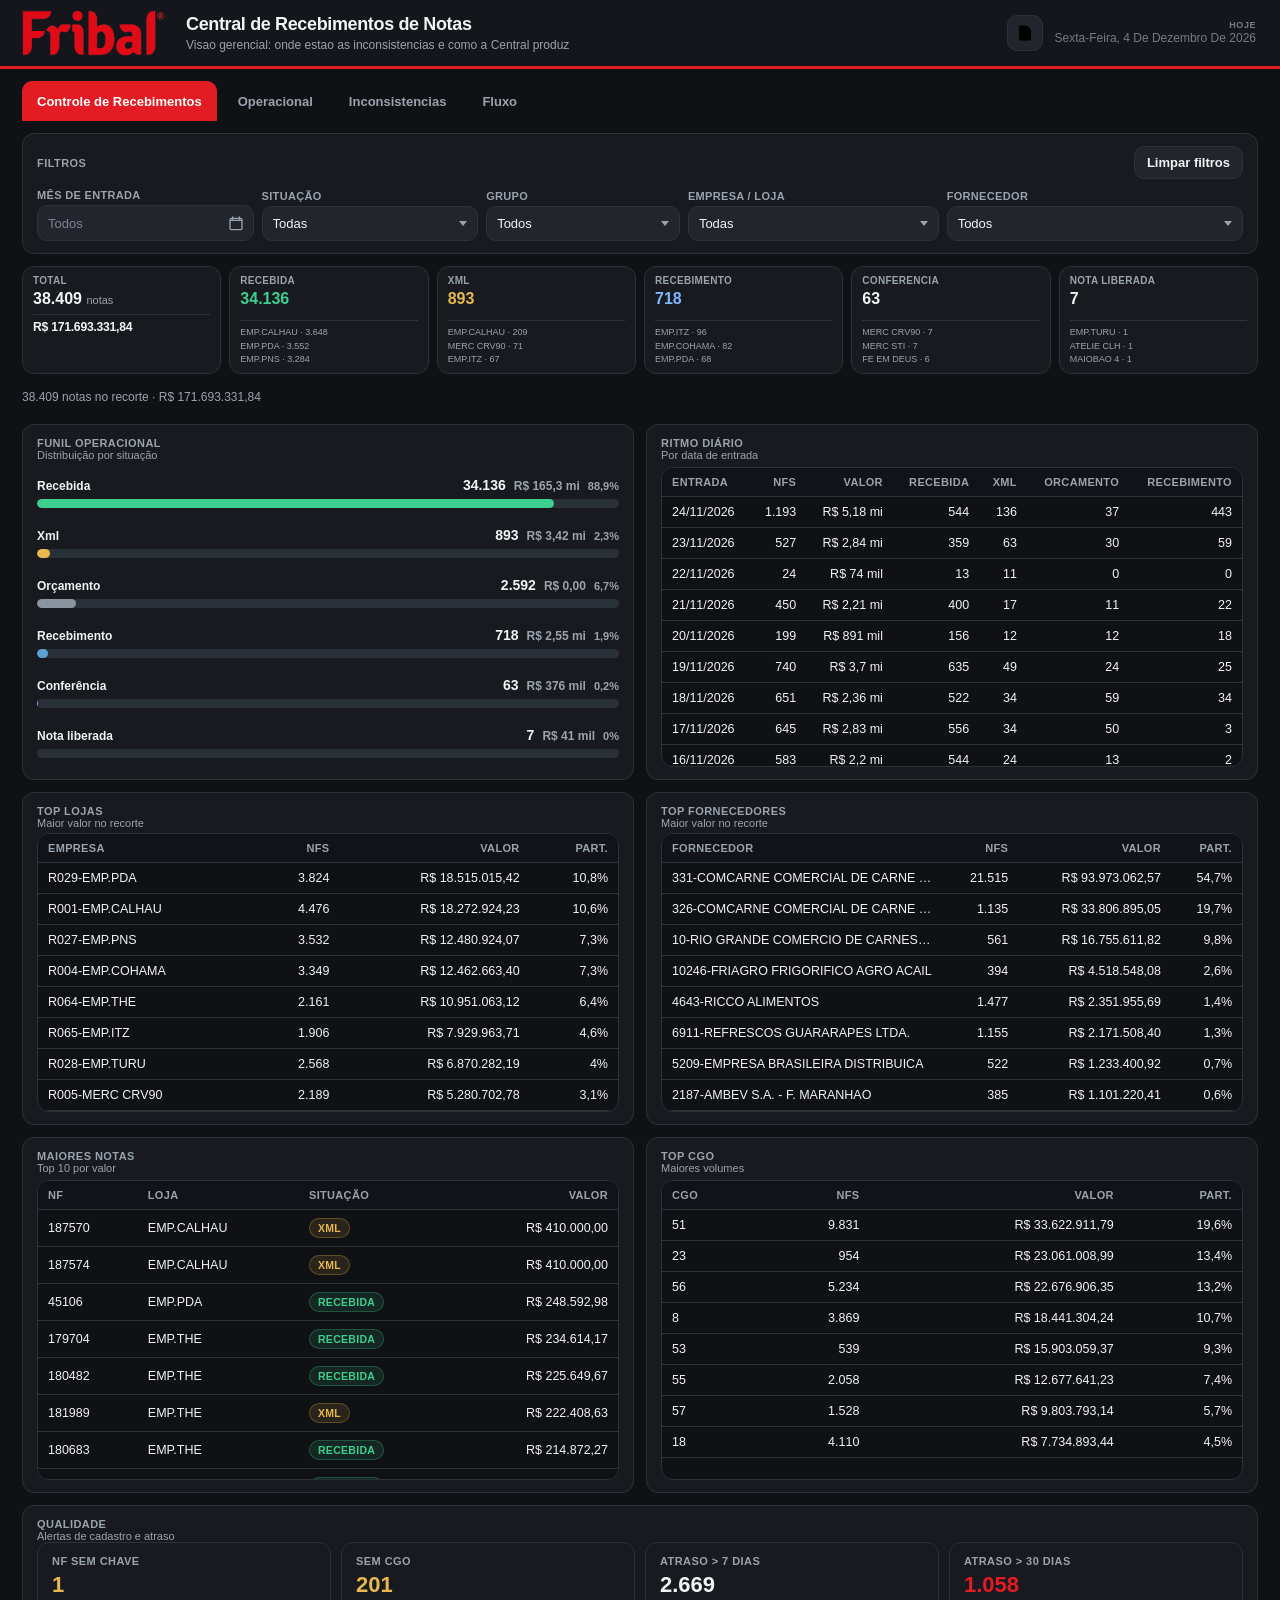
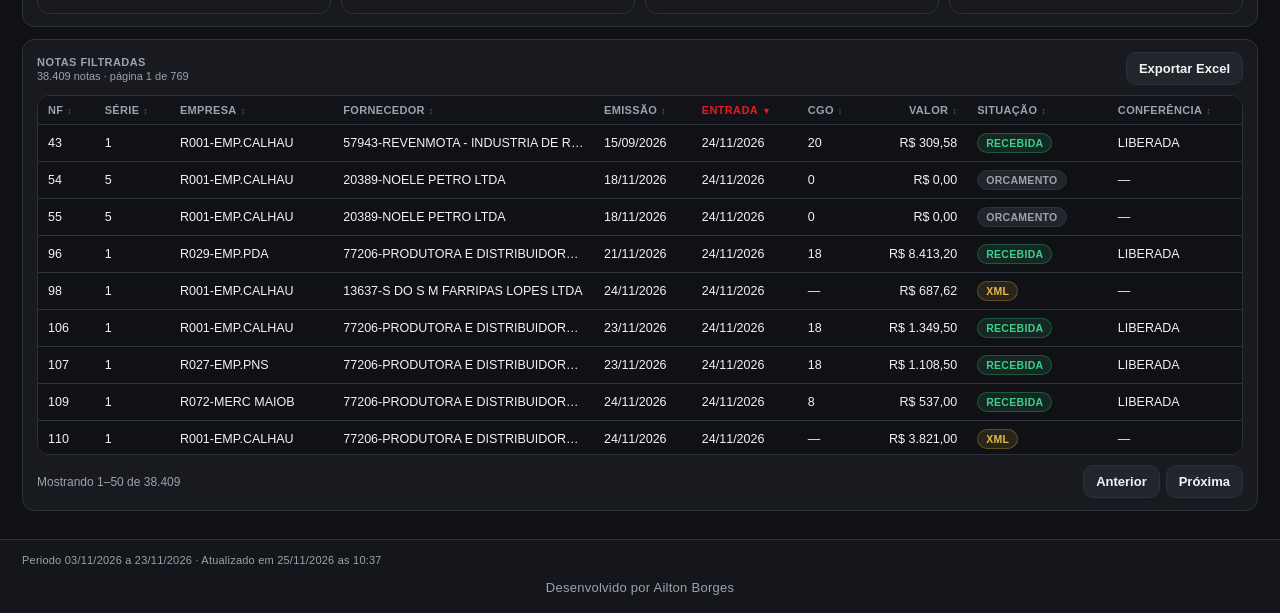
<file: index.html>
<!DOCTYPE html>
<html lang="pt-BR">
<head>
  <meta charset="utf-8" />
  <meta name="viewport" content="width=device-width, initial-scale=1, viewport-fit=cover" />
  <title>Fribal | Central de Recebimentos de Notas</title>
  <link rel="stylesheet" href="styles.css" />
  <link rel="stylesheet" href="recebimentos.css" />
</head>
<body class="tab-receb">
  <svg class="fluxo-sprite" aria-hidden="true" fill="none" stroke="currentColor" stroke-width="1.8" stroke-linecap="round" stroke-linejoin="round">
    <symbol id="i-play" viewBox="0 0 24 24"><circle cx="12" cy="12" r="9"/><path d="M10 8.5v7l6-3.5z" fill="currentColor" stroke="none"/></symbol>
    <symbol id="i-xml" viewBox="0 0 24 24"><path d="M14 2H6a2 2 0 0 0-2 2v16a2 2 0 0 0 2 2h12a2 2 0 0 0 2-2V8z"/><path d="M14 2v6h6"/><path d="M8 13h8M8 17h5"/></symbol>
    <symbol id="i-inbox" viewBox="0 0 24 24"><path d="M22 12h-6l-2 3H10l-2-3H2"/><path d="M5.45 5.11 2 12v6a2 2 0 0 0 2 2h16a2 2 0 0 0 2-2v-6l-3.45-6.89A2 2 0 0 0 16.76 4H7.24a2 2 0 0 0-1.79 1.11z"/></symbol>
    <symbol id="i-alert" viewBox="0 0 24 24"><path d="M12 2 2 20h20L12 2z"/><path d="M12 9v5M12 17h.01"/></symbol>
    <symbol id="i-scan" viewBox="0 0 24 24"><path d="M3 7V5a2 2 0 0 1 2-2h2M17 3h2a2 2 0 0 1 2 2v2M21 17v2a2 2 0 0 1-2 2h-2M7 21H5a2 2 0 0 1-2-2v-2"/><path d="M7 12h10"/><path d="M12 8v8"/></symbol>
    <symbol id="i-tag" viewBox="0 0 24 24"><path d="M12 2H3v9l9.7 9.7a2 2 0 0 0 2.8 0l6.2-6.2a2 2 0 0 0 0-2.8L12 2z"/><circle cx="7.5" cy="7.5" r="1.5" fill="currentColor" stroke="none"/></symbol>
    <symbol id="i-cost" viewBox="0 0 24 24"><path d="M12 1v22"/><path d="M17 5H9.5a3.5 3.5 0 0 0 0 7h5a3.5 3.5 0 0 1 0 7H6"/></symbol>
    <symbol id="i-tax" viewBox="0 0 24 24"><path d="M4 7V4h16v3"/><path d="M9 20h6"/><path d="M12 4v16"/><path d="M4 11h16"/></symbol>
    <symbol id="i-check" viewBox="0 0 24 24"><path d="M22 11.08V12a10 10 0 1 1-5.93-9.14"/><path d="M22 4 12 14.01l-3-3"/></symbol>
    <symbol id="i-truck" viewBox="0 0 24 24"><path d="M14 18V6a2 2 0 0 0-2-2H4a2 2 0 0 0-2 2v11h2"/><path d="M15 18h4l3-5V9h-7v9z"/><circle cx="7.5" cy="18.5" r="2.5"/><circle cx="17.5" cy="18.5" r="2.5"/></symbol>
    <symbol id="i-undo" viewBox="0 0 24 24"><path d="M3 9h13a5 5 0 0 1 0 10H9"/><path d="M7 5 3 9l4 4"/></symbol>
    <symbol id="i-store" viewBox="0 0 24 24"><path d="M3 9 5 3h14l2 6"/><path d="M3 9v11h18V9"/><path d="M9 22V12h6v10"/></symbol>
    <symbol id="i-bank" viewBox="0 0 24 24"><path d="M3 21h18"/><path d="M3 10h18"/><path d="M5 6l7-4 7 4"/><path d="M4 10v11M8 10v11M12 10v11M16 10v11M20 10v11"/></symbol>
    <symbol id="i-flag" viewBox="0 0 24 24"><path d="M4 22V4"/><path d="M4 4s2-1 6 1 8-2 8-2v10s-4 3-8 1-6 2-6 2z"/></symbol>
    <symbol id="i-sheet" viewBox="0 0 24 24"><path d="M14 2H6a2 2 0 0 0-2 2v16a2 2 0 0 0 2 2h12a2 2 0 0 0 2-2V8z"/><path d="M14 2v6h6"/><path d="M8 13h8M8 17h8M8 9h2"/></symbol>
  </svg>
  <header class="topbar">
    <div class="brand">
      <button class="logo-wrap" type="button" id="btn-home" title="Voltar para Produtividade">
        <img class="logo" src="fribal-logo.png" alt="Fribal" />
      </button>
      <div class="brand-copy">
        <h1>Central de Recebimentos de Notas</h1>
        <p>Visao gerencial: onde estao as inconsistencias e como a Central produz</p>
      </div>
      <div class="brand-actions">
        <a class="sheets-link" href="https://docs.google.com/spreadsheets/d/13R78aXOg1EveB5bdp1Mf9kzS7Kz0Wy-F6XvKM7ao9wM/edit?gid=0#gid=0" target="_blank" rel="noopener noreferrer" title="Abrir planilha da Central de Recebimento">
          <svg class="sheets-ico" aria-hidden="true"><use href="#i-sheet"></use></svg>
          <span class="sr-only">Abrir planilha da Central de Recebimento</span>
        </a>
        <div class="today-chip" title="Data de hoje">
          <small>Hoje</small>
          <strong id="todayDate"></strong>
        </div>
      </div>
    </div>
  </header>

  <nav class="tabs">
    <button class="tab active" data-tab="receb">Controle de Recebimentos</button>
    <button class="tab" data-tab="ops">Operacional</button>
    <button class="tab" data-tab="inc">Inconsistencias</button>
    <button class="tab" data-tab="fluxo">Fluxo</button>
  </nav>

  <main class="wrap">
    <div class="filters hidden" id="filters">
      <div id="f-data" hidden></div>
      <div id="f-segmento"></div>
      <div id="f-loja"></div>
      <div id="f-forn"></div>
      <div id="f-tipo"></div>
      <button class="ghost" id="btn-csv" type="button" title="Base tratada da juncao dos arquivos da pasta Bases">Exportar CSV</button>
    </div>

    <section class="dia-central hidden" id="dia-central"></section>
    <section class="kpis hidden" id="kpis"></section>
    <p class="headline hidden" id="headline"></p>

    <section id="view-inc" class="hidden">
      <div class="pd-toolbar">
        <div class="pd-chips" id="pd-chips"></div>
        <div class="pd-actions">
          <span class="muted" id="pd-status"></span>
          <button type="button" class="ghost" id="pd-clear">Limpar filtros</button>
          <button type="button" class="ghost" id="pd-reload">Atualizar</button>
          <a class="ghost" data-pd-sheet href="#" target="_blank" rel="noopener noreferrer">Abrir planilha</a>
        </div>
      </div>

      <div class="pd-error" id="pd-error" hidden>
        <div>
          <strong>Nao foi possivel ler a planilha da Central.</strong>
          <div class="muted" style="margin-top:4px">Verifique se ela continua compartilhada para "qualquer pessoa com o link". <span id="pd-error-msg"></span></div>
        </div>
        <a class="ghost" data-pd-sheet href="#" target="_blank" rel="noopener noreferrer">Abrir planilha</a>
      </div>

      <div id="pd-content">
        <section class="kpis pd-kpis" id="pd-kpis"></section>
        <p class="headline" id="pd-headline">Carregando pendencias da planilha...</p>

        <div class="board pd-board">
          <article class="card">
            <div class="lbl">Pendencias por tipo</div>
            <p class="hint">Clique para filtrar</p>
            <div id="pd-tipos" class="rank-bars pd-wrap-names"></div>
          </article>
          <article class="card">
            <div class="lbl">Lojas com mais pendencias</div>
            <p class="hint">Top 10 unidades</p>
            <div id="pd-lojas" class="rank-bars"></div>
          </article>
          <article class="card">
            <div class="lbl">Quem precisa agir</div>
            <p class="hint">Contato e setor responsavel</p>
            <div id="pd-resp" class="rank-bars pd-wrap-names"></div>
          </article>
          <article class="card">
            <div class="lbl">Idade das pendencias</div>
            <p class="hint">Dias em aberto</p>
            <div id="pd-idade" class="rank-bars"></div>
          </article>
          <article class="card">
            <div class="lbl">Por data da nota</div>
            <p class="hint">Data informada na planilha</p>
            <div id="pd-datas" class="rank-bars"></div>
          </article>
          <article class="card">
            <div class="lbl">Atendimento da Central</div>
            <p class="hint">Quem acompanha a pendencia</p>
            <div id="pd-atendente" class="rank-bars"></div>
          </article>
        </div>

        <div class="muted count-line" id="pd-count"></div>
        <p class="table-hint">Em telas estreitas a lista vira cartoes. No tablet, deslize a tabela na horizontal.</p>
        <div class="table-wrap">
          <table>
            <thead>
              <tr>
                <th class="sortable" data-pd-sort="loja" scope="col" aria-sort="none" title="Ordenar por Loja">Loja<span class="sort-ind" aria-hidden="true">↕</span></th>
                <th class="sortable" data-pd-sort="nota" scope="col" aria-sort="none" title="Ordenar por Nota">Nota<span class="sort-ind" aria-hidden="true">↕</span></th>
                <th class="sortable" data-pd-sort="fornecedor" scope="col" aria-sort="none" title="Ordenar por Fornecedor">Fornecedor<span class="sort-ind" aria-hidden="true">↕</span></th>
                <th class="sortable" data-pd-sort="data" scope="col" aria-sort="none" title="Ordenar por Data">Data<span class="sort-ind" aria-hidden="true">↕</span></th>
                <th class="sortable" data-pd-sort="inconsistencia" scope="col" aria-sort="none" title="Ordenar por Inconsistencia">Inconsistencia<span class="sort-ind" aria-hidden="true">↕</span></th>
                <th class="sortable" data-pd-sort="contato" scope="col" aria-sort="none" title="Ordenar por Contato">Contato<span class="sort-ind" aria-hidden="true">↕</span></th>
                <th class="sortable" data-pd-sort="setor" scope="col" aria-sort="none" title="Ordenar por Setor">Setor<span class="sort-ind" aria-hidden="true">↕</span></th>
                <th class="sortable" data-pd-sort="dias" scope="col" aria-sort="none" title="Ordenar por Dias">Dias<span class="sort-ind" aria-hidden="true">↕</span></th>
              </tr>
            </thead>
            <tbody id="pd-tbody"></tbody>
          </table>
        </div>
      </div>
    </section>

    <section id="view-ops" class="hidden">
      <div class="muted count-line" id="count-ops"></div>
      <p class="table-hint">Em telas estreitas a lista vira cartoes. No tablet, deslize a tabela na horizontal.</p>
      <div class="table-wrap">
        <table>
          <thead>
            <tr>
              <th class="sortable" data-ops-sort="data" scope="col" aria-sort="none" title="Ordenar por Data">Data<span class="sort-ind" aria-hidden="true">↕</span></th>
              <th class="sortable" data-ops-sort="loja" scope="col" aria-sort="none" title="Ordenar por Loja">Loja<span class="sort-ind" aria-hidden="true">↕</span></th>
              <th class="sortable" data-ops-sort="grupo" scope="col" aria-sort="none" title="Ordenar por Grupo">Grupo<span class="sort-ind" aria-hidden="true">↕</span></th>
              <th class="sortable" data-ops-sort="nf" scope="col" aria-sort="none" title="Ordenar por NF">NF<span class="sort-ind" aria-hidden="true">↕</span></th>
              <th class="sortable" data-ops-sort="fornecedor" scope="col" aria-sort="none" title="Ordenar por Fornecedor">Fornecedor<span class="sort-ind" aria-hidden="true">↕</span></th>
              <th class="sortable" data-ops-sort="tipo" scope="col" aria-sort="none" title="Ordenar por Tipo">Tipo<span class="sort-ind" aria-hidden="true">↕</span></th>
              <th class="sortable" data-ops-sort="produto" scope="col" aria-sort="none" title="Ordenar por Produto / campo">Produto / campo<span class="sort-ind" aria-hidden="true">↕</span></th>
              <th class="sortable" data-ops-sort="de" scope="col" aria-sort="none" title="Ordenar por De">De<span class="sort-ind" aria-hidden="true">↕</span></th>
              <th class="sortable" data-ops-sort="para" scope="col" aria-sort="none" title="Ordenar por Para">Para<span class="sort-ind" aria-hidden="true">↕</span></th>
              <th class="sortable" data-ops-sort="pessoa" scope="col" aria-sort="none" title="Ordenar por Pessoa">Pessoa<span class="sort-ind" aria-hidden="true">↕</span></th>
              <th class="sortable" data-ops-sort="equipe" scope="col" aria-sort="none" title="Ordenar por Equipe">Equipe<span class="sort-ind" aria-hidden="true">↕</span></th>
            </tr>
          </thead>
          <tbody id="tb-ops"></tbody>
        </table>
      </div>
    </section>

        <section id="view-receb">
      <div class="page">
        <header class="header" hidden>
          <div class="header-actions">
            <span class="status-pill" id="rb-loadStatus" hidden>Carregando…</span>
            <button type="button" class="btn" id="rb-btnReload" hidden>Recarregar</button>
            <button type="button" class="btn primary" id="rb-btnPickFile" hidden>Carregar arquivo</button>
            <input type="file" id="rb-fileInput" accept=".txt,.csv,text/plain" />
          </div>
        </header>

        <div class="wrap">
          <div class="load-banner" id="rb-loadBanner">
            <div>
              <strong>Não foi possível ler a Base automaticamente.</strong>
              <div class="caption" style="margin-top:4px">
                Rode <code>parse_auditoria.ps1</code> para gerar o <code>painel.js</code> ou selecione
                <code>Bases/Painel de Controle de Recebimentos.txt</code>.
              </div>
            </div>
            <button type="button" class="ghost" id="rb-btnPickFileBanner">Selecionar arquivo</button>
          </div>

          <article class="card sec" id="rb-filtros">
            <div class="sec-head">
              <div class="lbl">Filtros</div>
              <button type="button" class="ghost" id="rb-btnClearFilters">Limpar filtros</button>
            </div>
            <div class="filters">
              <div class="field">
                <label for="rb-fMesEntrada">Mês de entrada</label>
                <div class="date-field">
                  <input type="text" id="rb-fMesEntrada" class="date-br" placeholder="Todos" readonly autocomplete="off" />
                  <button type="button" class="date-picker-btn" aria-label="Abrir seletor de mês" title="Selecionar mês">
                    <svg viewBox="0 0 24 24" aria-hidden="true"><path fill="none" stroke="currentColor" stroke-width="2" stroke-linecap="round" stroke-linejoin="round" d="M7 3v3M17 3v3M4 8h16M5 5h14a2 2 0 0 1 2 2v13a2 2 0 0 1-2 2H5a2 2 0 0 1-2-2V7a2 2 0 0 1 2-2z"/></svg>
                  </button>
                </div>
              </div>
              <div class="field">
                <label for="rb-fSituacao-btn">Situação</label>
                <div id="rb-fSituacao" class="msel"></div>
              </div>
              <div class="field">
                <label for="rb-fGrupo-btn">Grupo</label>
                <div id="rb-fGrupo" class="msel"></div>
              </div>
              <div class="field">
                <label for="rb-fEmpresa-btn">Empresa / loja</label>
                <div id="rb-fEmpresa" class="msel"></div>
              </div>
              <div class="field">
                <label for="rb-fFornecedor-btn">Fornecedor</label>
                <div id="rb-fFornecedor" class="msel"></div>
              </div>
            </div>
          </article>

          <div class="kpis" id="rb-kpiGrid"></div>
          <p class="muted count-line" id="rb-kpiCaption">Aguardando dados…</p>

          <div class="grid-2 grid-paired">
            <article class="card sec" id="rb-funil">
              <div class="lbl">Funil operacional</div>
              <p class="hint">Distribuição por situação</p>
              <div class="bars" id="rb-funilBars"></div>
            </article>
            <article class="card sec" id="rb-ritmo">
              <div class="lbl">Ritmo diário</div>
              <p class="hint">Por data de entrada</p>
              <div class="table-scroll" id="rb-ritmoTableWrap"></div>
            </article>
          </div>

          <div class="grid-2">
            <article class="card sec" id="rb-lojas">
              <div class="lbl">Top lojas</div>
              <p class="hint">Maior valor no recorte</p>
              <div id="rb-lojasTableWrap"></div>
            </article>
            <article class="card sec" id="rb-fornecedores">
              <div class="lbl">Top fornecedores</div>
              <p class="hint">Maior valor no recorte</p>
              <div id="rb-fornecedoresTableWrap"></div>
            </article>
          </div>

          <div class="grid-2 grid-paired">
            <article class="card sec" id="rb-maiores">
              <div class="lbl">Maiores notas</div>
              <p class="hint">Top 10 por valor</p>
              <div id="rb-maioresTableWrap"></div>
            </article>
            <article class="card sec" id="rb-cgo">
              <div class="lbl">Top CGO</div>
              <p class="hint">Maiores volumes</p>
              <div id="rb-cgoTableWrap"></div>
            </article>
          </div>

          <article class="card sec" id="rb-qualidade">
            <div class="lbl">Qualidade</div>
            <p class="hint">Alertas de cadastro e atraso</p>
            <div class="chips" id="rb-qualidadeChips"></div>
          </article>

          <article class="card sec" id="rb-detalhe">
            <div class="sec-head">
              <div class="sec-head-copy">
                <div class="lbl">Notas filtradas</div>
                <p class="caption" id="rb-tableCaption">—</p>
              </div>
              <button type="button" class="ghost" id="rb-btnExportExcel" disabled title="Baixar todas as notas do filtro atual para abrir no Excel">Exportar Excel</button>
            </div>
            <div class="table-scroll" id="rb-detailTableWrap"></div>
            <div class="pager">
              <div id="rb-pagerInfo">—</div>
              <div class="pager-actions">
                <button type="button" class="ghost" id="rb-btnPrevPage">Anterior</button>
                <button type="button" class="ghost" id="rb-btnNextPage">Próxima</button>
              </div>
            </div>
          </article>
        </div>
      </div>
    </section>

    <section id="view-fluxo" class="hidden">
      <div class="fluxo-head">
        <div>
          <div class="lbl">Mapa operacional</div>
          <h2>Fluxo Central de Recebimentos de Notas Fribal</h2>
          <p class="hint">Do XML do fornecedor ao financeiro, com tratativas e conferencia nas lojas.</p>
        </div>
        <div class="fluxo-toolbar">
          <button type="button" class="ghost fluxo-mode is-on" data-fluxo-mode="ok">Sem inconsistencia</button>
          <button type="button" class="ghost fluxo-mode" data-fluxo-mode="inc">Com inconsistencia</button>
        </div>
      </div>
      <p class="fluxo-now" id="fluxo-now">A nota inicia a jornada.</p>

      <div class="fluxo-board" id="fluxo-board">
        <div class="fluxo-lane-bg bg-origem"></div>
        <div class="fluxo-lane-bg bg-trat"></div>
        <div class="fluxo-lane-bg bg-central"></div>
        <div class="fluxo-lane-bg bg-loja"></div>

        <div class="fluxo-lane-title t-origem">Origem</div>
        <div class="fluxo-lane-title t-trat">Tratativas</div>
        <div class="fluxo-lane-title t-central">Central de Recebimentos</div>
        <div class="fluxo-lane-title t-loja">Lojas</div>

        <div class="fluxo-col col-origem">
          <article class="fnode pill" data-step="inicio">
            <svg class="fico"><use href="#i-play"></use></svg>
            <span>INÍCIO</span>
          </article>
          <article class="fnode oval" data-step="xml">
            <svg class="fico"><use href="#i-xml"></use></svg>
            <div>
              <strong>Fornecedor envia XML</strong>
              <small>Origem da NF-e</small>
            </div>
          </article>
        </div>

        <div class="fluxo-col col-trat">
          <div class="fstack" data-step="tratativas">
            <article class="fnode" data-step="cadastro">
              <svg class="fico"><use href="#i-tag"></use></svg>
              <div>
                <strong>Cadastro de produto</strong>
                <small>Comercial</small>
              </div>
            </article>
            <article class="fnode" data-step="custo">
              <svg class="fico"><use href="#i-cost"></use></svg>
              <div>
                <strong>Custo de mercadoria</strong>
                <small>Controller</small>
              </div>
            </article>
            <article class="fnode" data-step="fiscal">
              <svg class="fico"><use href="#i-tax"></use></svg>
              <div>
                <strong>CFOP, CGO, impostos</strong>
                <small>Fiscal / Contábil</small>
              </div>
            </article>
          </div>
          <article class="fnode" data-step="tratada">
            <svg class="fico"><use href="#i-check"></use></svg>
            <div>
              <strong>Inconsistência tratada</strong>
              <small>Retorna para validação</small>
            </div>
          </article>
        </div>

        <div class="fluxo-col col-central">
          <article class="fnode" data-step="pre">
            <svg class="fico"><use href="#i-inbox"></use></svg>
            <div>
              <strong>Pré-entrada</strong>
              <small>Central recebe a nota</small>
            </div>
          </article>
          <article class="fnode diamond" data-step="dec-c">
            <div class="diamond-inner">
              <svg class="fico"><use href="#i-alert"></use></svg>
              <strong>Inconsistência?</strong>
            </div>
          </article>
          <article class="fnode" data-step="validar">
            <svg class="fico"><use href="#i-scan"></use></svg>
            <div>
              <strong>Validar informações e gerar carga</strong>
              <small>Libera para as lojas</small>
            </div>
          </article>
          <article class="fnode oval end" data-step="fechar">
            <svg class="fico"><use href="#i-bank"></use></svg>
            <div>
              <strong>Fechar carga e gerar financeiro</strong>
              <small>Encerramento na Central</small>
            </div>
          </article>
          <article class="fnode pill fim" data-step="fim">
            <svg class="fico"><use href="#i-flag"></use></svg>
            <span>FIM</span>
          </article>
        </div>

        <div class="fluxo-col col-loja">
          <article class="fnode" data-step="conf">
            <svg class="fico"><use href="#i-truck"></use></svg>
            <div>
              <strong>Conferência de carga</strong>
              <small>Recebimento fisico na loja</small>
            </div>
          </article>
          <article class="fnode diamond" data-step="dec-l">
            <div class="diamond-inner">
              <svg class="fico"><use href="#i-alert"></use></svg>
              <strong>Inconsistência?</strong>
            </div>
          </article>
          <article class="fnode" data-step="devolucao">
            <svg class="fico"><use href="#i-undo"></use></svg>
            <div>
              <strong>Emitir devolução / tratar inconsistência</strong>
              <small>Caminho SIM na loja</small>
            </div>
          </article>
          <article class="fnode" data-step="finalizar">
            <svg class="fico"><use href="#i-store"></use></svg>
            <div>
              <strong>Finalizar carga</strong>
              <small>Loja devolve a Central</small>
            </div>
          </article>
        </div>

        <svg class="fluxo-wires" id="fluxo-wires" aria-hidden="true">
          <defs>
            <marker id="fluxo-arrow" viewBox="0 0 10 10" refX="10" refY="5" markerWidth="5.5" markerHeight="5.5" markerUnits="userSpaceOnUse" orient="auto">
              <path d="M 0 1.2 L 10 5 L 0 8.8 z"></path>
            </marker>
            <filter id="fluxo-glow" x="-40%" y="-40%" width="180%" height="180%">
              <feGaussianBlur stdDeviation="2.4" result="b"/>
              <feMerge><feMergeNode in="b"/><feMergeNode in="SourceGraphic"/></feMerge>
            </filter>
          </defs>
          <g id="fluxo-paths"></g>
          <circle id="fluxo-token" r="5"></circle>
        </svg>
      </div>
    </section>
  </main>

  <div class="drawer-scrim" id="drawer-scrim" hidden></div>
  <aside class="drawer" id="drawer">
    <header>
      <div>
        <h2 id="d-title">Nota</h2>
        <p class="muted" id="d-sub"></p>
      </div>
      <button class="ghost" id="d-close" type="button">Fechar</button>
    </header>
    <div class="body">
      <ul class="tl" id="d-tl"></ul>
    </div>
  </aside>

  <footer class="footer">
    <div class="meta" id="meta">Carregando...</div>
    <p class="credit">Desenvolvido por Ailton Borges</p>
  </footer>

  <script src="dados.js" charset="utf-8"></script>
  <script src="app.js" charset="utf-8"></script>
  <script src="recebimentos.js" charset="utf-8"></script>
  <script src="pendencias.js" charset="utf-8"></script>
</body>
</html>
</file>
<file: styles.css>
:root {
  --bg: #101114;
  --bg-2: #181a1f;
  --bg-3: #22252c;
  --line: #2c313a;
  --text: #f2f3f5;
  --muted: #9aa3ae;
  --accent: #e31b23;
  --good: #3dcf8e;
  --warn: #e6b84d;
  --bad: #e31b23;
  --radius: 12px;
  --font: Arial, Helvetica, "Segoe UI", sans-serif;
}

* { box-sizing: border-box; }
html, body { margin: 0; padding: 0; background: var(--bg); color: var(--text); font-family: var(--font); }
html { overflow-x: hidden; }
body {
  min-height: 100vh;
  min-height: 100dvh;
  display: flex;
  flex-direction: column;
  overflow-x: hidden;
}
body.drawer-open { overflow: hidden; }

.topbar {
  display: flex;
  justify-content: space-between;
  align-items: center;
  gap: 16px;
  padding: 10px max(22px, env(safe-area-inset-right)) 10px max(22px, env(safe-area-inset-left));
  background: #14161b;
  border-bottom: 3px solid var(--accent);
}
.brand { display: flex; align-items: center; gap: 14px; min-width: 0; width: 100%; }
.brand-copy { min-width: 0; flex: 1; }
.brand-actions {
  flex: 0 0 auto;
  margin-left: auto;
  display: flex;
  align-items: center;
  gap: 10px;
}
.sheets-link {
  flex: 0 0 auto;
  width: 36px;
  height: 36px;
  display: inline-flex;
  align-items: center;
  justify-content: center;
  color: var(--muted);
  background: var(--bg-3);
  border: 1px solid var(--line);
  border-radius: 10px;
  text-decoration: none;
}
.sheets-link:hover {
  color: #fff;
  background: var(--accent);
  border-color: var(--accent);
}
.sheets-link:focus-visible { outline: 2px solid var(--accent); outline-offset: 3px; }
.sheets-ico { width: 18px; height: 18px; display: block; }
.sr-only {
  position: absolute;
  width: 1px;
  height: 1px;
  padding: 0;
  margin: -1px;
  overflow: hidden;
  clip: rect(0, 0, 0, 0);
  white-space: nowrap;
  border: 0;
}
.today-chip {
  flex: 0 0 auto;
  display: flex;
  flex-direction: column;
  justify-content: center;
  align-items: flex-end;
  gap: 1px;
  background: transparent;
  border: 0;
  border-radius: 0;
  padding: 0 2px;
  min-width: 0;
  text-align: right;
  opacity: 0.72;
}
.today-chip small {
  color: var(--muted);
  font-size: 9px;
  font-weight: 600;
  letter-spacing: 0.06em;
  text-transform: uppercase;
}
.today-chip strong {
  color: var(--muted);
  font-size: 12px;
  font-weight: 500;
  text-transform: capitalize;
  line-height: 1.25;
}
.logo-wrap {
  flex: 0 0 auto;
  height: 46px;
  width: 150px;
  display: flex;
  align-items: center;
  justify-content: flex-start;
  margin: 0;
  padding: 0;
  border: 0;
  background: transparent;
  cursor: pointer;
}
.logo-wrap:hover { opacity: 0.88; }
.logo-wrap:focus-visible { outline: 2px solid var(--accent); outline-offset: 3px; }
.logo {
  height: 46px;
  width: 150px;
  object-fit: contain;
  object-position: left center;
  display: block;
}
.topbar h1 { margin: 0; font-size: 18px; font-weight: 800; letter-spacing: -0.02em; overflow-wrap: anywhere; }
.topbar p { margin: 3px 0 0; color: var(--muted); font-size: 12px; overflow-wrap: anywhere; }
.wrap { flex: 1; min-width: 0; }
.footer {
  margin-top: auto;
  padding: 12px max(22px, env(safe-area-inset-right)) max(16px, env(safe-area-inset-bottom)) max(22px, env(safe-area-inset-left));
  border-top: 1px solid var(--line);
  background: #14161b;
}
.meta {
  color: var(--muted);
  font-size: 11px;
  font-weight: 500;
  letter-spacing: 0.02em;
  line-height: 1.5;
  overflow-wrap: anywhere;
}
.credit {
  margin: 10px 0 0;
  color: var(--muted);
  font-size: 13px;
  font-weight: 500;
  letter-spacing: 0.02em;
  text-align: center;
  line-height: 1.4;
}

.tabs {
  display: flex;
  flex-wrap: wrap;
  align-items: center;
  gap: 6px;
  padding: 12px max(22px, env(safe-area-inset-right)) 0 max(22px, env(safe-area-inset-left));
}
.tab {
  background: transparent;
  color: var(--muted);
  border: 1px solid transparent;
  border-radius: 10px 10px 0 0;
  padding: 8px 14px;
  cursor: pointer;
  font: inherit;
  font-size: 13px;
  font-weight: 700;
  min-height: 40px;
}
.tab.active {
  color: #fff;
  background: var(--accent);
  border-color: var(--accent);
}

.wrap { padding: 12px max(22px, env(safe-area-inset-right)) 28px max(22px, env(safe-area-inset-left)); }

.kpis {
  display: grid;
  grid-template-columns: repeat(3, minmax(0, 0.85fr)) minmax(0, 1.25fr) minmax(0, 1.15fr) minmax(0, 0.9fr);
  gap: 10px;
  align-items: stretch;
  margin-bottom: 20px;
}
.kpis.kpis-4 { grid-template-columns: repeat(4, minmax(0, 1fr)); }
.kpis > .card {
  display: flex;
  flex-direction: column;
  min-width: 0;
  min-height: 92px;
}
.card {
  background: var(--bg-2);
  border: 1px solid var(--line);
  border-radius: var(--radius);
  padding: 12px 14px;
}
.card .lbl { color: var(--muted); font-size: 11px; text-transform: uppercase; letter-spacing: 0.04em; font-weight: 700; }
.card .val {
  font-size: 22px;
  font-weight: 800;
  margin-top: 6px;
  line-height: 1.1;
  font-variant-numeric: tabular-nums;
}
.card .val-text {
  font-size: 12px;
  font-weight: 700;
  line-height: 1.3;
  margin-top: 8px;
  display: -webkit-box;
  -webkit-line-clamp: 2;
  -webkit-box-orient: vertical;
  overflow: hidden;
  word-break: break-word;
  overflow-wrap: anywhere;
}
.card .sub { color: var(--muted); font-size: 11px; margin-top: auto; padding-top: 6px; overflow-wrap: anywhere; }
.card.warn .val { color: var(--warn); }
.card.bad .val { color: var(--bad); }
.card.good .val { color: var(--good); }
.card.is-link { cursor: pointer; transition: border-color 0.15s, transform 0.15s; }
.card.is-link:hover { border-color: var(--muted); transform: translateY(-1px); }
.card.is-link:focus-visible { outline: 2px solid var(--good); outline-offset: 2px; }
.card .sub.card-link { padding-top: 2px; margin-top: 0; font-weight: 700; }
.card.is-link:hover .card-link { color: inherit; text-decoration: underline; }

.filters {
  display: grid;
  grid-template-columns: repeat(4, minmax(0, 1fr)) auto;
  gap: 8px;
  margin: 0 0 14px;
  align-items: stretch;
}
.filters input, .filters select, .filters button {
  min-width: 0;
}
.filters input, .filters select {
  width: 100%;
  background: var(--bg-3);
  color: var(--text);
  border: 1px solid var(--line);
  border-radius: 10px;
  padding: 8px 10px;
  font: inherit;
  font-size: 13px;
}
.filters input::placeholder { color: #7a8490; }
.filters select:disabled { opacity: 0.45; }
.filters .msel { min-width: 0; }
.filters .msel-btn {
  display: flex;
  align-items: center;
  justify-content: space-between;
  gap: 8px;
  width: 100%;
  min-height: 35px;
  background: var(--bg-3);
  color: var(--text);
  border: 1px solid var(--line);
  border-radius: 10px;
  padding: 8px 10px;
  font: inherit;
  font-size: 13px;
  text-align: left;
  cursor: pointer;
}
.filters .msel-btn:focus-visible {
  outline: 2px solid rgba(227, 27, 35, 0.35);
  border-color: var(--accent);
}
.filters .msel-btn.is-open,
.filters .msel-btn.has-value { border-color: var(--accent); }
.filters .msel-text {
  flex: 1;
  min-width: 0;
  overflow: hidden;
  text-overflow: ellipsis;
  white-space: nowrap;
}
.filters .msel-caret {
  flex: 0 0 auto;
  border-left: 4px solid transparent;
  border-right: 4px solid transparent;
  border-top: 5px solid var(--muted);
}
.filters .msel-btn.is-open .msel-caret { transform: rotate(180deg); }
.rb-msel-panel .msel-group {
  padding: 8px 8px 4px;
  color: var(--muted);
  font-size: 11px;
  font-weight: 700;
  text-transform: uppercase;
  letter-spacing: 0.03em;
}

.dia-central { margin: 0 0 12px; }
.dia-central-wrap {
  background: var(--bg-2);
  border: 1px solid var(--line);
  border-left: 4px solid var(--accent);
  border-radius: var(--radius);
  overflow: hidden;
}
.dia-central-top {
  display: grid;
  grid-template-columns: minmax(0, 1fr) minmax(168px, 220px);
  align-items: stretch;
}
.dia-central-card {
  display: grid;
  grid-template-columns: minmax(140px, 0.9fr) minmax(0, 1.2fr) minmax(0, 1.2fr);
  gap: 8px 18px;
  align-items: center;
  width: 100%;
  min-width: 0;
  background: transparent;
  border: 0;
  border-radius: 0;
  padding: 12px 16px 8px;
  color: inherit;
  font: inherit;
  text-align: left;
  cursor: pointer;
}
.dia-central-card:hover { background: #1c1f26; }
.dia-central-recorde {
  display: flex;
  flex-direction: column;
  justify-content: center;
  align-items: flex-end;
  gap: 0;
  margin: 8px 12px 8px 0;
  padding: 10px 14px;
  background: var(--bg-3);
  border: 1px solid var(--line);
  border-radius: 10px;
  color: inherit;
  font: inherit;
  text-align: right;
  cursor: pointer;
}
.dia-central-recorde:hover { border-color: #4a5160; background: #1c1f26; }
.dia-central-recorde.is-on {
  border-color: var(--accent);
  box-shadow: inset -3px 0 0 var(--accent);
}
.dia-grupos {
  display: grid;
  grid-template-columns: repeat(3, minmax(0, 1fr));
  gap: 8px;
  padding: 4px 12px 12px;
}
.dia-grupos-2 {
  grid-template-columns: repeat(2, minmax(0, 1fr));
}
.dia-grupo {
  display: block;
  width: 100%;
  background: var(--bg-3);
  border: 1px solid var(--line);
  border-radius: 10px;
  padding: 10px 12px;
  color: inherit;
  font: inherit;
  text-align: left;
  cursor: pointer;
}
.dia-grupo:hover { border-color: #4a5160; background: #1c1f26; }
.dia-grupo.is-on {
  border-color: var(--accent);
  box-shadow: inset 3px 0 0 var(--accent);
}
.dia-grupo .lbl {
  display: block;
  color: var(--muted);
  font-size: 11px;
  text-transform: uppercase;
  letter-spacing: 0.04em;
  font-weight: 700;
}
.dia-grupo b {
  display: block;
  margin-top: 4px;
  font-size: 20px;
  font-weight: 800;
  font-variant-numeric: tabular-nums;
  line-height: 1.1;
}
.dia-grupo b small {
  font-size: 12px;
  font-weight: 600;
  color: var(--muted);
}
.dia-grupo .track {
  height: 7px;
  background: #2a3038;
  border-radius: 99px;
  overflow: hidden;
  margin-top: 8px;
}
.dia-grupo .track i { display: block; height: 100%; }
.dia-grupo .sub {
  color: var(--muted);
  font-size: 11px;
  margin-top: 6px;
}
.seg-tag {
  display: inline-block;
  margin-right: 6px;
  padding: 1px 6px;
  border-radius: 999px;
  font-size: 10px;
  font-weight: 700;
  letter-spacing: 0.03em;
  text-transform: uppercase;
  vertical-align: middle;
  background: #2a3038;
  color: var(--muted);
}
.seg-tag.seg-lojas { background: #24362c; color: #8fd4a8; }
.seg-tag.seg-emporios { background: #243446; color: #9ec3e6; }
.seg-tag.seg-mercearia { background: #3a2f1e; color: #e0c48a; }
.rank-bar .name .seg-tag { margin-right: 6px; }
.dia-central-when .lbl,
.dia-central-stat .lbl,
.dia-central-recorde .lbl {
  display: block;
  color: var(--muted);
  font-size: 11px;
  text-transform: uppercase;
  letter-spacing: 0.04em;
  font-weight: 700;
}
.dia-central-when strong {
  display: block;
  margin-top: 4px;
  font-size: 18px;
  font-weight: 800;
}
.dia-central-stat b,
.dia-central-recorde b {
  display: block;
  margin-top: 4px;
  font-size: 22px;
  font-weight: 800;
  font-variant-numeric: tabular-nums;
  line-height: 1.1;
}
.dia-central-stat .sub,
.dia-central-recorde .sub {
  color: var(--muted);
  font-size: 11px;
  margin-top: 4px;
}

.headline {
  margin: 0 0 16px;
  padding: 10px 14px;
  background: var(--bg-2);
  border: 1px solid var(--line);
  border-left: 4px solid var(--accent);
  border-radius: var(--radius);
  font-size: 13px;
  line-height: 1.45;
  color: var(--text);
  overflow-wrap: anywhere;
}
.headline.ok { border-left-color: var(--good); }
.hint { margin: 4px 0 10px; color: var(--muted); font-size: 11px; }

.board {
  display: grid;
  grid-template-columns: minmax(0, 1.2fr) minmax(0, 1.2fr) minmax(0, 1fr);
  gap: 12px;
  margin-bottom: 12px;
}
.board-wide { min-height: 0; }

.rank-bars { display: flex; flex-direction: column; gap: 5px; }
.rank-bar {
  display: grid;
  grid-template-columns: 22px minmax(0, 1.2fr) 1fr auto;
  gap: 8px;
  align-items: center;
  width: 100%;
  background: transparent;
  border: 0;
  color: inherit;
  font: inherit;
  font-size: 12px;
  padding: 4px 2px;
  cursor: pointer;
  text-align: left;
  border-radius: 8px;
}
.rank-bar:hover { background: #22262e; }
.rank-bar.is-static { cursor: default; }
.rank-bar.is-static:hover { background: transparent; }
.rank-bar .pos {
  color: var(--muted);
  font-variant-numeric: tabular-nums;
  font-weight: 800;
  font-size: 11px;
}
.rank-bar .name { overflow: hidden; text-overflow: ellipsis; white-space: nowrap; }
.rank-bar .track {
  height: 7px;
  background: #2a3038;
  border-radius: 99px;
  overflow: hidden;
}
.rank-bar .track i { display: block; height: 100%; background: #8b949e; }
.rank-bar .qty { color: var(--muted); white-space: nowrap; font-variant-numeric: tabular-nums; font-size: 11px; }

#top-tipos .rank-bar {
  grid-template-columns: 22px minmax(0, 1fr) auto;
  grid-template-areas:
    "pos name qty"
    "pos track track";
  row-gap: 4px;
  align-items: start;
}
#top-tipos .rank-bar .pos { grid-area: pos; padding-top: 1px; }
#top-tipos .rank-bar .name {
  grid-area: name;
  white-space: normal;
  overflow: visible;
  text-overflow: unset;
  line-height: 1.3;
  font-weight: 650;
}
#top-tipos .rank-bar .qty { grid-area: qty; padding-top: 1px; }
#top-tipos .rank-bar .track { grid-area: track; }
.rank-bar.hot1 .pos, .rank-bar.hot1 .name { color: var(--accent); font-weight: 800; }
.rank-bar.hot1 .track i { background: var(--accent); }
.rank-bar.hot2 .pos, .rank-bar.hot2 .name { color: #ff8a8a; font-weight: 700; }
.rank-bar.hot2 .track i { background: #a61d24; }
.rank-bar.hot3 .track i { background: var(--warn); }

.team-compact { margin-top: 8px; }
.team-row {
  display: grid;
  grid-template-columns: minmax(0, 1.4fr) repeat(4, auto);
  gap: 10px;
  align-items: center;
  padding: 8px 0;
  border-bottom: 1px solid var(--line);
  font-size: 13px;
}
.team-row:last-child { border-bottom: 0; }
.team-row b { font-size: 16px; }
.team-row .muted { display: block; }
.team-row.lead .pname { color: var(--accent); }

.team {
  display: grid;
  grid-template-columns: repeat(4, minmax(0, 1fr));
  gap: 10px;
}
.person {
  background: var(--bg-2);
  border: 1px solid var(--line);
  border-radius: var(--radius);
  padding: 12px 14px;
}
.person.lead { border-color: var(--accent); }
.person .pname { font-size: 15px; font-weight: 700; }
.person .pstats {
  display: grid;
  grid-template-columns: 1fr 1fr;
  gap: 8px 10px;
  margin-top: 10px;
}
.person .pstats b { display: block; font-size: 18px; }
.person .pstats span { color: var(--muted); font-size: 11px; }

.split-block { margin-top: 8px; }
.meter {
  height: 12px;
  background: #2a3038;
  border-radius: 99px;
  overflow: hidden;
  display: flex;
}
.meter i { display: block; height: 100%; }
.age-meter { height: 16px; margin-top: 4px; }
.age-leg {
  display: grid;
  grid-template-columns: repeat(5, minmax(0, 1fr));
  gap: 8px;
  margin-top: 10px;
  font-size: 12px;
  font-variant-numeric: tabular-nums;
}
.age-leg-item { display: flex; align-items: center; gap: 6px; flex-wrap: wrap; min-width: 0; }
.age-leg-item.is-zero { opacity: 0.45; }
.age-dot { width: 10px; height: 10px; border-radius: 3px; flex: none; }
.age-leg-lbl { color: var(--muted); }
@media (max-width: 720px) {
  .age-leg { grid-template-columns: repeat(2, minmax(0, 1fr)); }
}
.meter .c { background: var(--accent); }
.meter .l { background: #8b949e; }
.meter-leg {
  display: flex;
  justify-content: space-between;
  flex-wrap: wrap;
  gap: 8px;
  font-size: 12px;
  margin-top: 6px;
  font-variant-numeric: tabular-nums;
}
button.ghost, a.ghost {
  background: var(--bg-3);
  color: var(--text);
  border: 1px solid var(--line);
  border-radius: 10px;
  padding: 8px 12px;
  font: inherit;
  font-size: 13px;
  font-weight: 700;
  cursor: pointer;
  text-decoration: none;
  display: inline-flex;
  align-items: center;
  justify-content: center;
  white-space: nowrap;
}
button.ghost:hover, a.ghost:hover { background: var(--accent); border-color: var(--accent); color: #fff; }

.grid-2 { display: grid; grid-template-columns: minmax(0, 1.1fr) minmax(0, 1.4fr); gap: 12px; margin-bottom: 12px; }

.pd-toolbar {
  display: grid;
  grid-template-columns: minmax(0, 1fr) auto;
  gap: 8px;
  align-items: center;
  margin: 0 0 14px;
}
.pd-chips { display: flex; flex-wrap: wrap; gap: 6px; min-width: 0; }
.pd-chip {
  background: rgba(227, 27, 35, 0.14);
  color: #ffb4b4;
  border: 1px solid rgba(227, 27, 35, 0.4);
  border-radius: 999px;
  padding: 4px 10px;
  font: inherit;
  font-size: 11px;
  font-weight: 700;
  cursor: pointer;
  max-width: 100%;
  overflow: hidden;
  text-overflow: ellipsis;
  white-space: nowrap;
}
.pd-chip:hover { background: var(--accent); color: #fff; }
.pd-actions { display: flex; gap: 8px; align-items: center; justify-content: flex-end; flex-wrap: wrap; }
.pd-actions button:disabled { opacity: 0.5; cursor: progress; }
.pd-error {
  display: flex;
  align-items: center;
  justify-content: space-between;
  gap: 12px;
  margin: 0 0 14px;
  padding: 12px 14px;
  background: var(--bg-2);
  border: 1px solid var(--line);
  border-left: 4px solid var(--bad);
  border-radius: var(--radius);
}
.pd-error[hidden] { display: none; }
#pd-content.is-loading { opacity: 0.55; }
.pd-kpis { grid-template-columns: repeat(5, minmax(0, 1fr)); }
.pd-board { grid-template-columns: repeat(3, minmax(0, 1fr)); }
.pd-board .card { min-width: 0; }
.rank-bar.is-active { background: #2a2f38; box-shadow: inset 3px 0 0 var(--accent); }
.pd-wrap-names .rank-bar {
  grid-template-columns: 22px minmax(0, 1fr) auto;
  grid-template-areas:
    "pos name qty"
    "pos track track";
  row-gap: 4px;
  align-items: start;
}
.pd-wrap-names .rank-bar .pos { grid-area: pos; padding-top: 1px; }
.pd-wrap-names .rank-bar .name { grid-area: name; white-space: normal; overflow: visible; line-height: 1.3; }
.pd-wrap-names .rank-bar .qty { grid-area: qty; padding-top: 1px; }
.pd-wrap-names .rank-bar .track { grid-area: track; }
.pd-tipo { font-weight: 700; color: var(--text); }
.pd-missing { color: var(--warn); font-weight: 700; }
.pd-age {
  display: inline-block;
  min-width: 26px;
  padding: 2px 8px;
  border-radius: 999px;
  color: #0e1014;
  font-weight: 800;
  text-align: center;
}
#view-inc .msg { white-space: normal; min-width: 280px; }
#view-inc th.sortable,
#view-ops th.sortable { cursor: pointer; user-select: none; }
#view-inc th.sortable:hover,
#view-ops th.sortable:hover { color: var(--text); background: #181b22; }
#view-inc th.sortable.is-sorted,
#view-ops th.sortable.is-sorted { color: var(--accent); }
#view-inc th .sort-ind,
#view-ops th .sort-ind { display: inline-block; margin-left: 4px; font-size: 9px; opacity: 0.55; vertical-align: middle; }
#view-inc th.sortable.is-sorted .sort-ind,
#view-ops th.sortable.is-sorted .sort-ind { opacity: 1; }

.bars { display: flex; flex-direction: column; gap: 8px; margin-top: 10px; }
.bar-row { display: grid; grid-template-columns: 88px minmax(0, 1fr) 90px; gap: 8px; align-items: center; font-size: 12px; }
.bar { height: 10px; background: #2a3038; border-radius: 99px; overflow: hidden; display: flex; min-width: 0; }
.bar i { display: block; height: 100%; background: var(--accent); }
.bar i.alt { background: #8b949e; opacity: 0.9; }
.muted { color: var(--muted); font-size: 12px; }
.count-line { margin: 0 0 8px; }
.table-hint {
  display: none;
  margin: 0 0 8px;
  color: var(--muted);
  font-size: 11px;
}

.table-wrap {
  overflow: auto;
  max-height: 62vh;
  border: 1px solid var(--line);
  border-radius: var(--radius);
  background: var(--bg-2);
  -webkit-overflow-scrolling: touch;
}
table { width: max-content; min-width: 100%; border-collapse: collapse; font-size: 12.5px; }
th, td { padding: 8px 10px; text-align: left; border-bottom: 1px solid var(--line); vertical-align: middle; white-space: nowrap; }
th { position: sticky; top: 0; background: #111318; color: var(--muted); font-weight: 700; font-size: 11px; text-transform: uppercase; letter-spacing: 0.03em; z-index: 1; }
#view-ops .count-line { font-size: 11px; }
#view-ops table { font-size: 11.5px; }
#view-ops th { font-size: 10px; }
#view-ops .badge { font-size: 10px; padding: 1px 7px; }
tr:hover td { background: #22262e; }
tr.clickable { cursor: pointer; }
.msg { max-width: 420px; color: #d0d5dc; }
.num { font-variant-numeric: tabular-nums; white-space: nowrap; }

.badge {
  display: inline-block;
  border-radius: 999px;
  padding: 2px 8px;
  font-size: 11px;
  font-weight: 700;
  white-space: nowrap;
}
.t-custo_acima { background: #3a1d1d; color: #ffb4b4; }
.t-custo_abaixo { background: #3a3014; color: #f5d48a; }
.t-venda_acima { background: #2d1d3e; color: #e9c4ff; }
.t-venda_abaixo { background: #163344; color: #9fe3ff; }
.t-pedido { background: #3a2414; color: #ffc999; }
.t-outros, .t-exclusao_nf, .t-exclusao_produto, .t-alteracao_fiscal { background: #243040; color: #c5d2e0; }

.drawer {
  position: fixed;
  top: 0; right: 0; bottom: 0;
  width: min(520px, 100vw);
  max-width: 100%;
  background: var(--bg-2);
  border-left: 1px solid var(--line);
  transform: translateX(100%);
  transition: transform 0.18s ease;
  z-index: 20;
  display: flex;
  flex-direction: column;
  padding-bottom: env(safe-area-inset-bottom);
}
.drawer.open { transform: none; }
.drawer-scrim {
  position: fixed;
  inset: 0;
  z-index: 18;
  background: rgba(0, 0, 0, 0.55);
  border: 0;
}
.drawer-scrim[hidden] { display: none; }
.drawer header {
  padding: max(16px, env(safe-area-inset-top)) 16px 16px;
  border-bottom: 3px solid var(--accent);
  display: flex;
  justify-content: space-between;
  align-items: flex-start;
  gap: 8px;
}
.drawer header > div { min-width: 0; }
.drawer h2 { margin: 0; font-size: 16px; overflow-wrap: anywhere; }
.drawer .body { overflow: auto; padding: 12px 16px 24px; }
.drawer .ghost { flex: 0 0 auto; }
.tl { list-style: none; margin: 0; padding: 0; }
.tl li { border-left: 2px solid var(--accent); padding: 0 0 12px 12px; margin-left: 6px; }
.tl .when { color: var(--muted); font-size: 11px; overflow-wrap: anywhere; }
.tl .what { font-size: 13px; margin-top: 2px; overflow-wrap: anywhere; }
#d-sub { overflow-wrap: anywhere; }

.hidden { display: none !important; }

@media (max-width: 1200px) {
  .kpis { grid-template-columns: repeat(3, minmax(0, 1fr)); }
  .kpis.kpis-4 { grid-template-columns: repeat(2, minmax(0, 1fr)); }
  .filters { grid-template-columns: minmax(0, 1fr) minmax(0, 1fr); }
  .filters #q { grid-column: 1 / -1; }
  .grid-2 { grid-template-columns: 1fr; }
  .board { grid-template-columns: 1fr; }
  .team { grid-template-columns: 1fr 1fr; }
  .pd-board { grid-template-columns: repeat(2, minmax(0, 1fr)); }
}

@media (max-width: 900px) {
  .kpis { grid-template-columns: repeat(2, minmax(0, 1fr)); }
  .kpis > .card { min-height: 0; }
  .pd-board { grid-template-columns: 1fr; }
  .pd-toolbar { grid-template-columns: 1fr; }
  .pd-actions { justify-content: flex-start; }
  .table-hint { display: block; }
  .rank-bar {
    grid-template-columns: 22px minmax(0, 1fr) auto;
    grid-template-areas:
      "pos name qty"
      "pos track track";
    row-gap: 4px;
    align-items: start;
  }
  .rank-bar .pos { grid-area: pos; padding-top: 1px; }
  .rank-bar .name {
    grid-area: name;
    white-space: normal;
    overflow: visible;
    text-overflow: unset;
    line-height: 1.3;
  }
  .rank-bar .qty { grid-area: qty; padding-top: 1px; white-space: normal; text-align: right; }
  .rank-bar .track { grid-area: track; }
  .bar-row {
    grid-template-columns: minmax(0, 1fr) auto;
    grid-template-areas:
      "d q"
      "b b";
  }
  .bar-row > span:first-child { grid-area: d; }
  .bar-row > span:last-child { grid-area: q; }
  .bar-row .bar { grid-area: b; }
  .team-row {
    grid-template-columns: repeat(4, minmax(0, 1fr));
    gap: 8px;
  }
  .team-row > div:first-child { grid-column: 1 / -1; }
}

@media (max-width: 720px) {
  .topbar {
    flex-direction: column;
    align-items: stretch;
    padding: max(10px, env(safe-area-inset-top)) 14px 10px;
  }
  .logo-wrap, .logo { height: 36px; width: 118px; }
  .brand { flex-wrap: wrap; }
  .topbar h1 { font-size: 16px; }
  .brand-actions {
    width: 100%;
    margin-left: 0;
    justify-content: space-between;
  }
  .today-chip {
    width: auto;
    margin-left: 0;
    align-items: flex-start;
    text-align: left;
  }
  .tabs { padding: 10px 14px 0; gap: 4px; }
  .tab { flex: 1 1 auto; text-align: center; border-radius: 10px; padding: 10px 12px; }
  .wrap { padding: 12px 14px 24px; }
  .footer { padding: 12px 14px max(16px, env(safe-area-inset-bottom)); }
  .filters { grid-template-columns: 1fr; }
  .filters #q,
  .filters button { grid-column: 1 / -1; }
  .dia-central-top { grid-template-columns: 1fr; }
  .dia-central-card {
    grid-template-columns: 1fr 1fr;
  }
  .dia-central-when { grid-column: 1 / -1; }
  .dia-central-recorde {
    margin: 0 12px 8px;
    align-items: flex-start;
    text-align: left;
  }
  .dia-grupos { grid-template-columns: 1fr; padding: 0 10px 12px; }
  .filters #btn-csv { grid-column: auto; }
  .filters #btn-csv { width: 100%; }
  .team { grid-template-columns: 1fr; }
  .meter-leg { flex-direction: column; gap: 4px; }
  .drawer {
    width: 100vw;
    border-left: 0;
  }
  .drawer header { flex-wrap: wrap; }
  .table-hint { display: none; }
  .table-wrap {
    overflow: visible;
    max-height: none;
    border: 0;
    background: transparent;
    border-radius: 0;
  }
  table { width: 100%; min-width: 0; }
  table thead { display: none; }
  table tbody { display: block; }
  table tr {
    display: block;
    background: var(--bg-2);
    border: 1px solid var(--line);
    border-radius: var(--radius);
    margin-bottom: 10px;
    padding: 10px 12px;
  }
  table tr:hover td { background: transparent; }
  table td {
    display: grid;
    grid-template-columns: minmax(96px, 34%) minmax(0, 1fr);
    gap: 8px;
    align-items: start;
    width: 100%;
    white-space: normal;
    overflow-wrap: anywhere;
    border-bottom: 1px solid var(--line);
    padding: 7px 0;
  }
  table td:last-child { border-bottom: 0; }
  table td::before {
    content: attr(data-label);
    color: var(--muted);
    font-size: 10px;
    font-weight: 700;
    letter-spacing: 0.04em;
    text-transform: uppercase;
    padding-top: 2px;
  }
  table tr.empty td {
    display: block;
    border: 0;
    padding: 8px 0;
  }
  table tr.empty td::before { content: none; }
  .msg { max-width: none; }
  .badge { white-space: normal; }
}

@media (max-width: 480px) {
  .kpis, .kpis.kpis-4 { grid-template-columns: 1fr; }
  .card .val { font-size: 20px; }
  .team-row { grid-template-columns: 1fr; }
  .team-row > div:not(:first-child) {
    display: flex;
    justify-content: space-between;
    align-items: baseline;
    gap: 8px;
  }
}

.fluxo-sprite { position: absolute; width: 0; height: 0; overflow: hidden; }
.fluxo-head {
  display: flex;
  justify-content: space-between;
  align-items: flex-end;
  gap: 16px;
  margin: 0 0 10px;
  flex-wrap: wrap;
}
.fluxo-head h2 {
  margin: 4px 0 0;
  font-size: 18px;
  letter-spacing: -0.02em;
}
.fluxo-toolbar { display: flex; gap: 8px; flex-wrap: wrap; }
.fluxo-mode.is-on {
  background: var(--accent);
  border-color: var(--accent);
  color: #fff;
}
.fluxo-now {
  margin: 0 0 14px;
  color: var(--muted);
  font-size: 13px;
  min-height: 1.4em;
}
.fluxo-board {
  --origem: #5aa7ff;
  --trat: #3dcf8e;
  --central: #e6b84d;
  --loja: #e31b23;
  position: relative;
  display: grid;
  grid-template-columns: repeat(4, minmax(0, 1fr));
  grid-template-rows: auto minmax(640px, auto);
  gap: 10px;
  padding: 10px;
  border: 1px solid var(--line);
  border-radius: 16px;
  background: #14161b;
  overflow: hidden;
  isolation: isolate;
}
.fluxo-lane-bg {
  grid-row: 1 / -1;
  border-radius: 12px;
  pointer-events: none;
  z-index: 0;
}
.bg-origem { grid-column: 1; background: linear-gradient(180deg, rgba(90, 167, 255, 0.14), rgba(90, 167, 255, 0.04)); }
.bg-trat { grid-column: 2; background: linear-gradient(180deg, rgba(61, 207, 142, 0.14), rgba(61, 207, 142, 0.04)); }
.bg-central { grid-column: 3; background: linear-gradient(180deg, rgba(230, 184, 77, 0.16), rgba(230, 184, 77, 0.04)); }
.bg-loja { grid-column: 4; background: linear-gradient(180deg, rgba(227, 27, 35, 0.16), rgba(227, 27, 35, 0.04)); }
.fluxo-lane-title {
  grid-row: 1;
  z-index: 1;
  text-align: center;
  font-size: 11px;
  font-weight: 800;
  letter-spacing: 0.12em;
  text-transform: uppercase;
  padding: 10px 8px 2px;
}
.t-origem { grid-column: 1; color: var(--origem); }
.t-trat { grid-column: 2; color: var(--trat); }
.t-central { grid-column: 3; color: var(--central); }
.t-loja { grid-column: 4; color: var(--loja); }
.fluxo-col {
  grid-row: 2;
  z-index: 2;
  display: flex;
  flex-direction: column;
  align-items: center;
  gap: 22px;
  padding: 8px 12px 20px;
  min-width: 0;
}
.col-origem { grid-column: 1; }
.col-trat { grid-column: 2; padding-top: 92px; }
.col-central { grid-column: 3; }
.col-loja { grid-column: 4; padding-top: 214px; }
.col-central .fnode.end { margin-top: auto; }
.col-loja [data-step="finalizar"] { margin-top: auto; }
.fstack {
  display: flex;
  flex-direction: column;
  gap: 16px;
  width: 100%;
  padding: 8px 6px 8px 8px;
  border-left: 3px solid var(--trat);
  border-radius: 12px;
  background: rgba(61, 207, 142, 0.06);
}
.fnode {
  width: 100%;
  max-width: 232px;
  display: flex;
  align-items: center;
  gap: 8px;
  padding: 8px 10px;
  border-radius: 12px;
  border: 1px solid var(--line);
  background: rgba(24, 26, 31, 0.92);
  box-shadow: 0 8px 24px rgba(0, 0, 0, 0.18);
  color: var(--text);
  transition: box-shadow 0.25s ease, border-color 0.25s ease, opacity 0.25s ease;
  cursor: pointer;
}
.fnode > div { min-width: 0; }
.fnode strong {
  display: block;
  font-size: 11px;
  line-height: 1.25;
  overflow-wrap: anywhere;
}
.fnode small {
  display: block;
  margin-top: 2px;
  color: var(--muted);
  font-size: 10px;
}
.fnode.pill {
  width: auto;
  max-width: none;
  justify-content: center;
  border-radius: 999px;
  padding: 6px 12px;
  font-size: 10px;
  font-weight: 800;
  letter-spacing: 0.08em;
}
.fnode.oval { border-radius: 999px; padding: 10px 14px; }
.fnode.diamond {
  width: 108px;
  height: 108px;
  max-width: 108px;
  padding: 12px;
  border-radius: 16px;
  clip-path: polygon(50% 0, 100% 50%, 50% 100%, 0 50%);
  justify-content: center;
  text-align: center;
}
.diamond-inner {
  display: flex;
  flex-direction: column;
  align-items: center;
  gap: 3px;
}
.fnode.diamond strong { font-size: 10px; }
.fico {
  width: 18px;
  height: 18px;
  flex: 0 0 auto;
  fill: none;
  stroke: currentColor;
  stroke-width: 1.8;
  stroke-linecap: round;
  stroke-linejoin: round;
}
.col-origem .fnode { border-color: rgba(90, 167, 255, 0.35); color: #d7e9ff; }
.col-trat .fnode { border-color: rgba(61, 207, 142, 0.35); color: #d4f5e6; }
.col-central .fnode { border-color: rgba(230, 184, 77, 0.4); color: #f8e7b8; }
.col-loja .fnode { border-color: rgba(227, 27, 35, 0.4); color: #ffd0d2; }
.fnode.is-on {
  box-shadow: 0 0 0 1px currentColor, 0 10px 24px rgba(0, 0, 0, 0.28);
  z-index: 3;
}
.fnode.is-done { opacity: 0.72; }
.fluxo-wires {
  position: absolute;
  left: 0;
  top: 0;
  z-index: 4;
  pointer-events: none;
  overflow: visible;
}
.fluxo-wire {
  fill: none;
  stroke: #5a6270;
  stroke-width: 1.4;
  stroke-linecap: round;
  stroke-linejoin: round;
  stroke-dasharray: 5 7;
  animation: fluxo-dash 1.4s linear infinite;
  opacity: 0.5;
  marker-end: url(#fluxo-arrow);
}
.fluxo-wire.is-live {
  opacity: 1;
  stroke-width: 1.8;
  filter: url(#fluxo-glow);
  animation-duration: 0.7s;
}
.fluxo-wire.w-origem.is-live { stroke: var(--origem); }
.fluxo-wire.w-trat.is-live { stroke: var(--trat); }
.fluxo-wire.w-central.is-live { stroke: var(--central); }
.fluxo-wire.w-loja.is-live { stroke: var(--loja); }
.fluxo-tag {
  font-size: 10px;
  font-weight: 800;
  letter-spacing: 0.04em;
  fill: var(--muted);
}
.fluxo-tag.is-live { fill: #fff; }
#fluxo-arrow path { fill: #8b949e; }
#fluxo-token {
  fill: #fff;
  stroke: var(--accent);
  stroke-width: 2;
  filter: url(#fluxo-glow);
  opacity: 0;
}
#fluxo-token.is-on { opacity: 1; }
@keyframes fluxo-dash {
  to { stroke-dashoffset: -28; }
}

@media (max-width: 1100px) {
  .fluxo-board {
    grid-template-columns: 1fr 1fr;
    grid-template-rows: auto auto auto auto;
  }
  .bg-origem { grid-column: 1; grid-row: 1 / 3; }
  .t-origem { grid-column: 1; grid-row: 1; }
  .col-origem { grid-column: 1; grid-row: 2; }
  .bg-trat { grid-column: 2; grid-row: 1 / 3; }
  .t-trat { grid-column: 2; grid-row: 1; }
  .col-trat { grid-column: 2; grid-row: 2; padding-top: 8px; }
  .bg-central { grid-column: 1; grid-row: 3 / 5; }
  .t-central { grid-column: 1; grid-row: 3; }
  .col-central { grid-column: 1; grid-row: 4; }
  .bg-loja { grid-column: 2; grid-row: 3 / 5; }
  .t-loja { grid-column: 2; grid-row: 3; }
  .col-loja { grid-column: 2; grid-row: 4; padding-top: 8px; }
  .col-central .fnode.end,
  .col-loja [data-step="finalizar"] { margin-top: 12px; }
}

@media (max-width: 720px) {
  .fluxo-head h2 { font-size: 16px; }
  .fluxo-board {
    grid-template-columns: 1fr;
    grid-template-rows: none;
  }
  .fluxo-lane-bg,
  .fluxo-lane-title,
  .fluxo-col { grid-column: 1; }
  .bg-origem { grid-row: 1 / 3; }
  .t-origem { grid-row: 1; }
  .col-origem { grid-row: 2; }
  .bg-trat { grid-row: 3 / 5; }
  .t-trat { grid-row: 3; }
  .col-trat { grid-row: 4; padding-top: 0; }
  .bg-central { grid-row: 5 / 7; }
  .t-central { grid-row: 5; }
  .col-central { grid-row: 6; }
  .bg-loja { grid-row: 7 / 9; }
  .t-loja { grid-row: 7; }
  .col-loja { grid-row: 8; padding-top: 0; }
}

@media (prefers-reduced-motion: reduce) {
  .fluxo-wire,
  .fnode { animation: none; transition: none; }
}
</file>
<file: recebimentos.css>
/* Recebimentos — alinhado ao tema/cards das demais abas */

#view-receb {
  display: flex;
  flex-direction: column;
  gap: 0;
  color: var(--text);
  font-family: var(--font);
}

#view-receb .page {
  max-width: none;
  margin: 0;
  padding: 0;
  border: 0;
  border-radius: 0;
  background: transparent;
  box-shadow: none;
  overflow: visible;
}

#view-receb > .page > .header,
#view-receb #rb-fileInput {
  display: none !important;
}

#view-receb .wrap {
  display: flex;
  flex-direction: column;
  gap: 12px;
  padding: 0;
}

#view-receb .sec,
#view-receb .card.rb-sec {
  background: var(--bg-2);
  border: 1px solid var(--line);
  border-radius: var(--radius);
  padding: 12px 14px;
}

#view-receb .sec-head {
  display: flex;
  align-items: center;
  justify-content: space-between;
  gap: 10px;
  margin-bottom: 10px;
  flex-wrap: wrap;
}

#view-receb .sec-head .lbl,
#view-receb .sec-head h2 {
  margin: 0;
  color: var(--muted);
  font-size: 11px;
  text-transform: uppercase;
  letter-spacing: 0.04em;
  font-weight: 700;
  display: flex;
  align-items: center;
  gap: 7px;
}

#view-receb .sec-head .sec-head-copy {
  display: flex;
  flex-direction: column;
  gap: 2px;
  min-width: 0;
}

#view-receb .sec-head .sec-head-copy .caption {
  margin: 0;
}

#view-receb .ico {
  width: 14px;
  height: 14px;
  flex: 0 0 14px;
  color: var(--accent);
}

#view-receb .caption,
#view-receb .hint {
  margin: 0;
  color: var(--muted);
  font-size: 11px;
}

#view-receb #rb-filtros {
  overflow: visible;
}

#view-receb .filters {
  display: grid;
  overflow: visible;
  grid-template-columns:
    minmax(0, 0.95fr)
    minmax(0, 0.95fr)
    minmax(0, 0.85fr)
    minmax(0, 1.1fr)
    minmax(0, 1.3fr);
  gap: 8px;
  margin: 0;
  align-items: end;
}

#view-receb .field {
  display: flex;
  flex-direction: column;
  gap: 4px;
  min-width: 0;
}

#view-receb .field.span-2 { grid-column: span 1; }

#view-receb .field label {
  font-size: 11px;
  font-weight: 700;
  color: var(--muted);
  text-transform: uppercase;
  letter-spacing: 0.03em;
}

#view-receb .field input,
#view-receb .field select,
#view-receb .msel-btn {
  width: 100%;
  background: var(--bg-3);
  color: var(--text);
  border: 1px solid var(--line);
  border-radius: 10px;
  padding: 8px 10px;
  font: inherit;
  font-size: 13px;
}

#view-receb .field input::placeholder { color: #7a8490; }
#view-receb .field input:focus,
#view-receb .field select:focus,
#view-receb .msel-btn:focus-visible {
  outline: 2px solid rgba(227, 27, 35, 0.35);
  border-color: var(--accent);
}

#view-receb .msel:has(.msel-btn.is-open) {
  z-index: 4100;
}

#view-receb .msel-btn {
  display: flex;
  align-items: center;
  justify-content: space-between;
  gap: 8px;
  min-height: 35px;
  cursor: pointer;
  text-align: left;
}

#view-receb .msel-btn.is-open,
#view-receb .msel-btn.has-value {
  border-color: var(--accent);
}

#view-receb .msel-text {
  flex: 1;
  min-width: 0;
  overflow: hidden;
  text-overflow: ellipsis;
  white-space: nowrap;
}

#view-receb .msel-caret {
  flex: 0 0 auto;
  width: 0;
  height: 0;
  border-left: 4px solid transparent;
  border-right: 4px solid transparent;
  border-top: 5px solid var(--muted);
}

#view-receb .msel-btn.is-open .msel-caret {
  transform: rotate(180deg);
}

.rb-msel-panel {
  position: fixed;
  z-index: 5000;
  display: none;
  flex-direction: column;
  max-height: min(280px, 70vh);
  padding: 6px;
  border: 1px solid var(--line);
  border-radius: 12px;
  background: var(--bg-2);
  box-shadow: 0 12px 32px rgba(0, 0, 0, 0.35);
  color: var(--text);
  font-family: var(--font);
}

.rb-msel-panel.is-open {
  display: flex;
}

.rb-msel-panel .msel-toolbar {
  display: flex;
  align-items: center;
  justify-content: space-between;
  gap: 8px;
  padding: 2px 6px 6px;
}

.rb-msel-panel .msel-toolbar button {
  border: 0;
  background: transparent;
  color: var(--accent);
  font: inherit;
  font-size: 11px;
  font-weight: 700;
  cursor: pointer;
  padding: 0;
}

.rb-msel-panel .msel-toolbar button:hover {
  text-decoration: underline;
}

.rb-msel-panel .msel-search {
  width: 100%;
  margin: 0 0 6px;
  background: var(--bg-3);
  color: var(--text);
  border: 1px solid var(--line);
  border-radius: 8px;
  padding: 6px 8px;
  font: inherit;
  font-size: 12px;
}

.rb-msel-panel .msel-search:focus {
  outline: 2px solid rgba(227, 27, 35, 0.35);
  border-color: var(--accent);
}

.rb-msel-panel .msel-list {
  overflow: auto;
  min-height: 0;
  flex: 1 1 auto;
}

.rb-msel-panel .msel-opt {
  display: flex;
  align-items: flex-start;
  gap: 8px;
  padding: 6px 8px;
  border-radius: 8px;
  cursor: pointer;
  font-size: 13px;
  line-height: 1.3;
}

.rb-msel-panel .msel-opt:hover,
.rb-msel-panel .msel-opt:has(input:focus-visible) {
  background: rgba(227, 27, 35, 0.12);
}

.rb-msel-panel .msel-opt input {
  width: auto;
  height: auto;
  margin: 2px 0 0;
  padding: 0;
  border: 0;
  border-radius: 0;
  background: transparent;
  box-shadow: none;
  accent-color: var(--accent);
}

.rb-msel-panel .msel-empty {
  padding: 10px 8px;
  color: var(--muted);
  font-size: 12px;
}

#view-receb .date-field {
  position: relative;
  display: flex;
  align-items: stretch;
  min-height: 36px;
}

#view-receb .date-field .date-br {
  flex: 1;
  min-width: 0;
  padding-right: 36px;
  cursor: pointer;
}

#view-receb .date-picker-btn {
  position: absolute;
  top: 0;
  right: 0;
  width: 36px;
  height: 100%;
  display: flex;
  align-items: center;
  justify-content: center;
  margin: 0;
  padding: 0;
  border: 0;
  border-radius: 0 10px 10px 0;
  background: transparent;
  color: var(--muted);
  cursor: pointer;
}

#view-receb .date-picker-btn svg {
  width: 16px;
  height: 16px;
}

#view-receb .date-picker-btn:hover,
#view-receb .date-picker-btn:focus-visible {
  color: var(--accent);
  outline: none;
  background: rgba(227, 27, 35, 0.08);
}

#view-receb .date-field .date-br.has-value {
  border-color: var(--accent);
}

#view-receb .date-field:focus-within .date-br {
  outline: 2px solid rgba(227, 27, 35, 0.35);
  border-color: var(--accent);
}

#rb-date-popover.date-popover {
  position: fixed;
  z-index: 4000;
  width: 248px;
  padding: 10px;
  border: 1px solid var(--line);
  border-radius: 12px;
  background: var(--bg-2);
  box-shadow: 0 12px 32px rgba(0, 0, 0, 0.35);
}

#rb-date-popover.date-popover.hidden {
  display: none;
}

#rb-date-popover .cal-head {
  display: flex;
  align-items: center;
  justify-content: space-between;
  gap: 8px;
  margin-bottom: 8px;
}

#rb-date-popover .cal-title {
  font-size: 13px;
  font-weight: 700;
  color: var(--text);
}

#rb-date-popover .cal-nav {
  width: 28px;
  height: 28px;
  border: 1px solid var(--line);
  border-radius: 8px;
  background: var(--bg-3);
  color: var(--text);
  cursor: pointer;
  font-size: 16px;
  line-height: 1;
}

#rb-date-popover .cal-nav:disabled {
  opacity: 0.35;
  cursor: not-allowed;
}

#rb-date-popover .cal-nav:hover:not(:disabled) {
  border-color: var(--accent);
  color: var(--accent);
}

#rb-date-popover .cal-months {
  display: grid;
  grid-template-columns: repeat(3, 1fr);
  gap: 6px;
}

#rb-date-popover .cal-month {
  height: 34px;
  border: 0;
  border-radius: 8px;
  background: transparent;
  color: var(--text);
  font: inherit;
  font-size: 12px;
  font-weight: 600;
  cursor: pointer;
}

#rb-date-popover .cal-month:hover:not(:disabled) {
  background: rgba(227, 27, 35, 0.12);
  color: var(--accent);
}

#rb-date-popover .cal-month.is-selected {
  background: var(--accent);
  color: #fff;
}

#rb-date-popover .cal-month:disabled {
  opacity: 0.28;
  cursor: not-allowed;
}

#view-receb .kpis {
  display: grid;
  grid-template-columns: repeat(6, minmax(0, 1fr));
  gap: 8px;
  margin: 0 0 4px;
  align-items: stretch;
}

#view-receb .kpis > .card {
  display: flex;
  flex-direction: column;
  justify-content: center;
  min-width: 0;
  min-height: 68px;
  margin: 0;
  padding: 8px 10px;
}

#view-receb .kpis > .card.has-foot {
  justify-content: flex-start;
  min-height: 108px;
}

#view-receb .kpis > .card.kpi-combo {
  justify-content: flex-start;
  min-height: 108px;
}

#view-receb .kpis > .card .lbl {
  font-size: 10px;
  letter-spacing: 0.03em;
  line-height: 1.2;
}

#view-receb .kpis > .card .val {
  font-size: clamp(14px, 1.25vw, 18px);
  margin-top: 4px;
  line-height: 1.05;
  white-space: nowrap;
  overflow: hidden;
  text-overflow: ellipsis;
}

#view-receb .kpis > .card .val.is-money {
  font-size: clamp(12px, 0.95vw, 15px);
  letter-spacing: -0.02em;
  white-space: nowrap;
}

#view-receb .kpis > .card.kpi-combo .val.is-money {
  margin-top: 6px;
  padding-top: 6px;
  border-top: 1px solid var(--line);
  color: inherit;
  font-weight: 800;
}

#view-receb .kpis > .card .val-unit {
  font-size: 11px;
  font-weight: 500;
  color: var(--muted);
  letter-spacing: 0;
}

#view-receb .kpis > .card .kpi-foot {
  margin-top: auto;
  padding-top: 6px;
  border-top: 1px solid var(--line);
  display: flex;
  flex-direction: column;
  gap: 2px;
  min-width: 0;
}

#view-receb .kpis > .card .kpi-loja {
  font-size: 9px;
  line-height: 1.25;
  color: var(--muted);
  white-space: nowrap;
  overflow: hidden;
  text-overflow: ellipsis;
}

#view-receb .kpis > .card.good .val { color: var(--good); }
#view-receb .kpis > .card.warn .val { color: var(--warn); }
#view-receb .kpis > .card.bad .val { color: var(--bad); }
#view-receb .kpis > .card.info .val { color: #7eb6ff; }

#view-receb .grid-2 {
  display: grid;
  grid-template-columns: minmax(0, 1fr) minmax(0, 1fr);
  gap: 12px;
  margin: 0;
  align-items: start;
}

#view-receb .grid-paired {
  align-items: stretch;
}

#view-receb .grid-paired > .card {
  display: flex;
  flex-direction: column;
  min-height: 0;
}

#view-receb .grid-paired #rb-funil .bars,
#view-receb .grid-paired #rb-ritmoTableWrap,
#view-receb .grid-paired #rb-maioresTableWrap,
#view-receb .grid-paired #rb-cgoTableWrap {
  flex: 1 1 auto;
  height: 300px;
  min-height: 300px;
  max-height: 300px;
  margin-top: 6px;
  overflow: auto;
}

#view-receb .grid-paired #rb-funil .bars {
  display: flex;
  flex-direction: column;
  justify-content: space-between;
  gap: 0;
}

#view-receb .grid-paired .funil-row {
  flex: 1;
  display: flex;
  flex-direction: column;
  justify-content: center;
  gap: 6px;
  min-height: 0;
  padding: 2px 0;
}

#view-receb .grid-paired .funil-row .track {
  height: 9px;
}

#view-receb .grid-2 > .sec,
#view-receb .grid-2 > .card {
  margin: 0;
}

#view-receb #rb-funil .bars {
  display: flex;
  flex-direction: column;
  gap: 10px;
  margin-top: 6px;
}

#view-receb .funil-row {
  display: flex;
  flex-direction: column;
  gap: 5px;
}

#view-receb .funil-row.dim { opacity: 0.35; }

#view-receb .funil-line {
  display: grid;
  grid-template-columns: minmax(92px, 1.1fr) auto auto auto;
  gap: 8px;
  align-items: baseline;
  font-size: 12px;
}

#view-receb .funil-label {
  font-size: 12px;
  font-weight: 700;
}

#view-receb .funil-count {
  font-size: 14px;
  font-weight: 700;
  font-variant-numeric: tabular-nums;
  white-space: nowrap;
}

#view-receb .funil-val {
  font-size: 12px;
  font-weight: 600;
  color: var(--muted);
  white-space: nowrap;
}

#view-receb .funil-pct {
  font-size: 11px;
  font-weight: 600;
  color: var(--muted);
  font-variant-numeric: tabular-nums;
  white-space: nowrap;
  text-align: right;
}

#view-receb .funil-row .track {
  height: 8px;
}

#view-receb .bar-row {
  display: grid;
  grid-template-columns: 110px minmax(0, 1fr) 48px 78px;
  gap: 8px;
  align-items: center;
  font-size: 12px;
}

#view-receb .bar-row.dim { opacity: 0.35; }
#view-receb .bar-row .num {
  text-align: right;
  font-variant-numeric: tabular-nums;
  color: var(--muted);
}

#view-receb .track {
  height: 7px;
  background: #2a3038;
  border-radius: 99px;
  overflow: hidden;
}

#view-receb .fill {
  height: 100%;
  background: var(--accent);
  border-radius: 99px;
  min-width: 0;
}
#view-receb .fill.black { background: var(--good); }
#view-receb .fill.gray { background: #8b949e; }
#view-receb .fill.blue { background: #5b9fd4; }
#view-receb .fill.purple { background: #a78bfa; }
#view-receb .fill.amber { background: var(--warn); }

#view-receb .table-scroll,
#view-receb #rb-lojasTableWrap,
#view-receb #rb-fornecedoresTableWrap,
#view-receb #rb-maioresTableWrap,
#view-receb #rb-cgoTableWrap {
  max-height: 360px;
  overflow: auto;
  border: 1px solid var(--line);
  border-radius: var(--radius);
  background: var(--bg);
  -webkit-overflow-scrolling: touch;
  margin-top: 4px;
}

#view-receb table {
  width: max-content;
  min-width: 100%;
  border-collapse: collapse;
  font-size: 12.5px;
  margin: 0;
  border: 0;
  border-radius: 0;
  overflow: visible;
}

#view-receb th,
#view-receb td {
  padding: 8px 10px;
  text-align: left;
  border-bottom: 1px solid var(--line);
  vertical-align: middle;
  white-space: nowrap;
  background: transparent;
}

#view-receb th {
  position: sticky;
  top: 0;
  background: #111318;
  color: var(--muted);
  font-weight: 700;
  font-size: 11px;
  text-transform: uppercase;
  letter-spacing: 0.03em;
  z-index: 1;
}

#view-receb th.sortable {
  cursor: pointer;
  user-select: none;
  white-space: nowrap;
}

#view-receb th.sortable:hover {
  color: var(--text);
  background: #181b22;
}

#view-receb th.sortable.is-sorted {
  color: var(--accent);
}

#view-receb th .sort-ind {
  display: inline-block;
  margin-left: 4px;
  font-size: 9px;
  opacity: 0.55;
  vertical-align: middle;
}

#view-receb th.sortable.is-sorted .sort-ind {
  opacity: 1;
}

#view-receb th.num,
#view-receb td.num {
  text-align: right;
  font-variant-numeric: tabular-nums;
}

#view-receb tr:nth-child(even) td { background: transparent; }
#view-receb tr:hover td { background: #22262e; }
#view-receb tr:last-child td { border-bottom: 1px solid var(--line); }

#view-receb .tag {
  display: inline-block;
  font-size: 10.5px;
  font-weight: 700;
  letter-spacing: 0.3px;
  padding: 3px 8px;
  border-radius: 999px;
  white-space: nowrap;
  border: 1px solid var(--line);
}

#view-receb .tag-ok { background: rgba(61, 207, 142, 0.12); color: var(--good); border-color: rgba(61, 207, 142, 0.28); }
#view-receb .tag-xml { background: rgba(230, 184, 77, 0.12); color: var(--warn); border-color: rgba(230, 184, 77, 0.28); }
#view-receb .tag-rec { background: rgba(126, 182, 255, 0.12); color: #7eb6ff; border-color: rgba(126, 182, 255, 0.28); }
#view-receb .tag-conf { background: rgba(167, 139, 250, 0.12); color: #a78bfa; border-color: rgba(167, 139, 250, 0.28); }
#view-receb .tag-lib { background: rgba(139, 148, 158, 0.12); color: #c4cbd4; border-color: rgba(139, 148, 158, 0.28); }
#view-receb .tag-other { background: var(--bg-3); color: var(--muted); }

#view-receb .chips {
  display: grid;
  grid-template-columns: repeat(4, minmax(0, 1fr));
  gap: 10px;
}

#view-receb .chips .card {
  margin: 0;
  min-height: 72px;
}

#view-receb .pager {
  display: flex;
  align-items: center;
  justify-content: space-between;
  gap: 10px;
  margin-top: 10px;
  flex-wrap: wrap;
  font-size: 12px;
  color: var(--muted);
}

#view-receb .pager-actions {
  display: flex;
  align-items: center;
  gap: 6px;
}

#view-receb .empty {
  padding: 28px 16px;
  text-align: center;
  color: var(--muted);
  border: 1px dashed var(--line);
  border-radius: var(--radius);
  background: var(--bg-3);
  font-size: 13px;
}

#view-receb .empty strong { color: var(--text); }

#view-receb .load-banner {
  display: none;
  align-items: center;
  justify-content: space-between;
  gap: 12px;
  flex-wrap: wrap;
  padding: 12px 14px;
  border-radius: var(--radius);
  background: rgba(227, 27, 35, 0.1);
  border: 1px solid rgba(227, 27, 35, 0.35);
  color: var(--text);
  font-size: 13px;
}

#view-receb .load-banner.show { display: flex; }
#view-receb .load-banner .caption { color: var(--muted); }
#view-receb .load-banner code {
  color: var(--warn);
  font-size: 12px;
}

#view-receb .footer {
  margin-top: 4px;
  border-top: 3px solid var(--accent);
  padding-top: 10px;
  display: flex;
  justify-content: space-between;
  gap: 16px;
  font-size: 12px;
  color: var(--muted);
  flex-wrap: wrap;
  background: transparent;
}

#view-receb .footer strong { color: var(--accent); }

#view-receb .truncate {
  max-width: 220px;
  overflow: hidden;
  text-overflow: ellipsis;
  white-space: nowrap;
}

#view-receb .btn,
#view-receb button.ghost {
  background: var(--bg-3);
  color: var(--text);
  border: 1px solid var(--line);
  border-radius: 10px;
  padding: 8px 12px;
  font: inherit;
  font-size: 13px;
  font-weight: 700;
  cursor: pointer;
  display: inline-flex;
  align-items: center;
  justify-content: center;
  white-space: nowrap;
}

#view-receb .btn:hover,
#view-receb button.ghost:hover {
  background: var(--accent);
  border-color: var(--accent);
  color: #fff;
}

#view-receb .btn.primary {
  background: var(--accent);
  border-color: var(--accent);
  color: #fff;
}

#view-receb .btn:disabled {
  opacity: 0.45;
  cursor: not-allowed;
}

#view-receb .btn:disabled:hover {
  background: var(--bg-3);
  border-color: var(--line);
  color: var(--text);
}

@media (max-width: 1100px) {
  #view-receb .kpis { grid-template-columns: repeat(4, minmax(0, 1fr)); }
  #view-receb .kpis > .card .val { white-space: normal; }
}

@media (max-width: 980px) {
  #view-receb .filters { grid-template-columns: repeat(2, minmax(0, 1fr)); }
  #view-receb .filters > .btn,
  #view-receb .filters > button { grid-column: 1 / -1; }
  #view-receb .grid-2 { grid-template-columns: 1fr; }
  #view-receb .chips { grid-template-columns: repeat(2, minmax(0, 1fr)); }
  #view-receb .kpis { grid-template-columns: repeat(2, minmax(0, 1fr)); }
  #view-receb .grid-paired #rb-funil .bars,
  #view-receb .grid-paired #rb-ritmoTableWrap,
  #view-receb .grid-paired #rb-maioresTableWrap,
  #view-receb .grid-paired #rb-cgoTableWrap {
    height: auto;
    min-height: 0;
    max-height: 360px;
  }
  #view-receb .grid-paired .funil-row {
    flex: 0 0 auto;
    padding: 0;
  }
  #view-receb .funil-line {
    grid-template-columns: minmax(80px, 1fr) auto auto;
  }
  #view-receb .funil-pct { display: none; }
}

@media (max-width: 560px) {
  #view-receb .filters { grid-template-columns: 1fr; }
  #view-receb .kpis,
  #view-receb .chips { grid-template-columns: 1fr; }
  #view-receb .bar-row { grid-template-columns: 90px 1fr 40px; }
  #view-receb .bar-row .num:last-child { display: none; }
}
</file>
